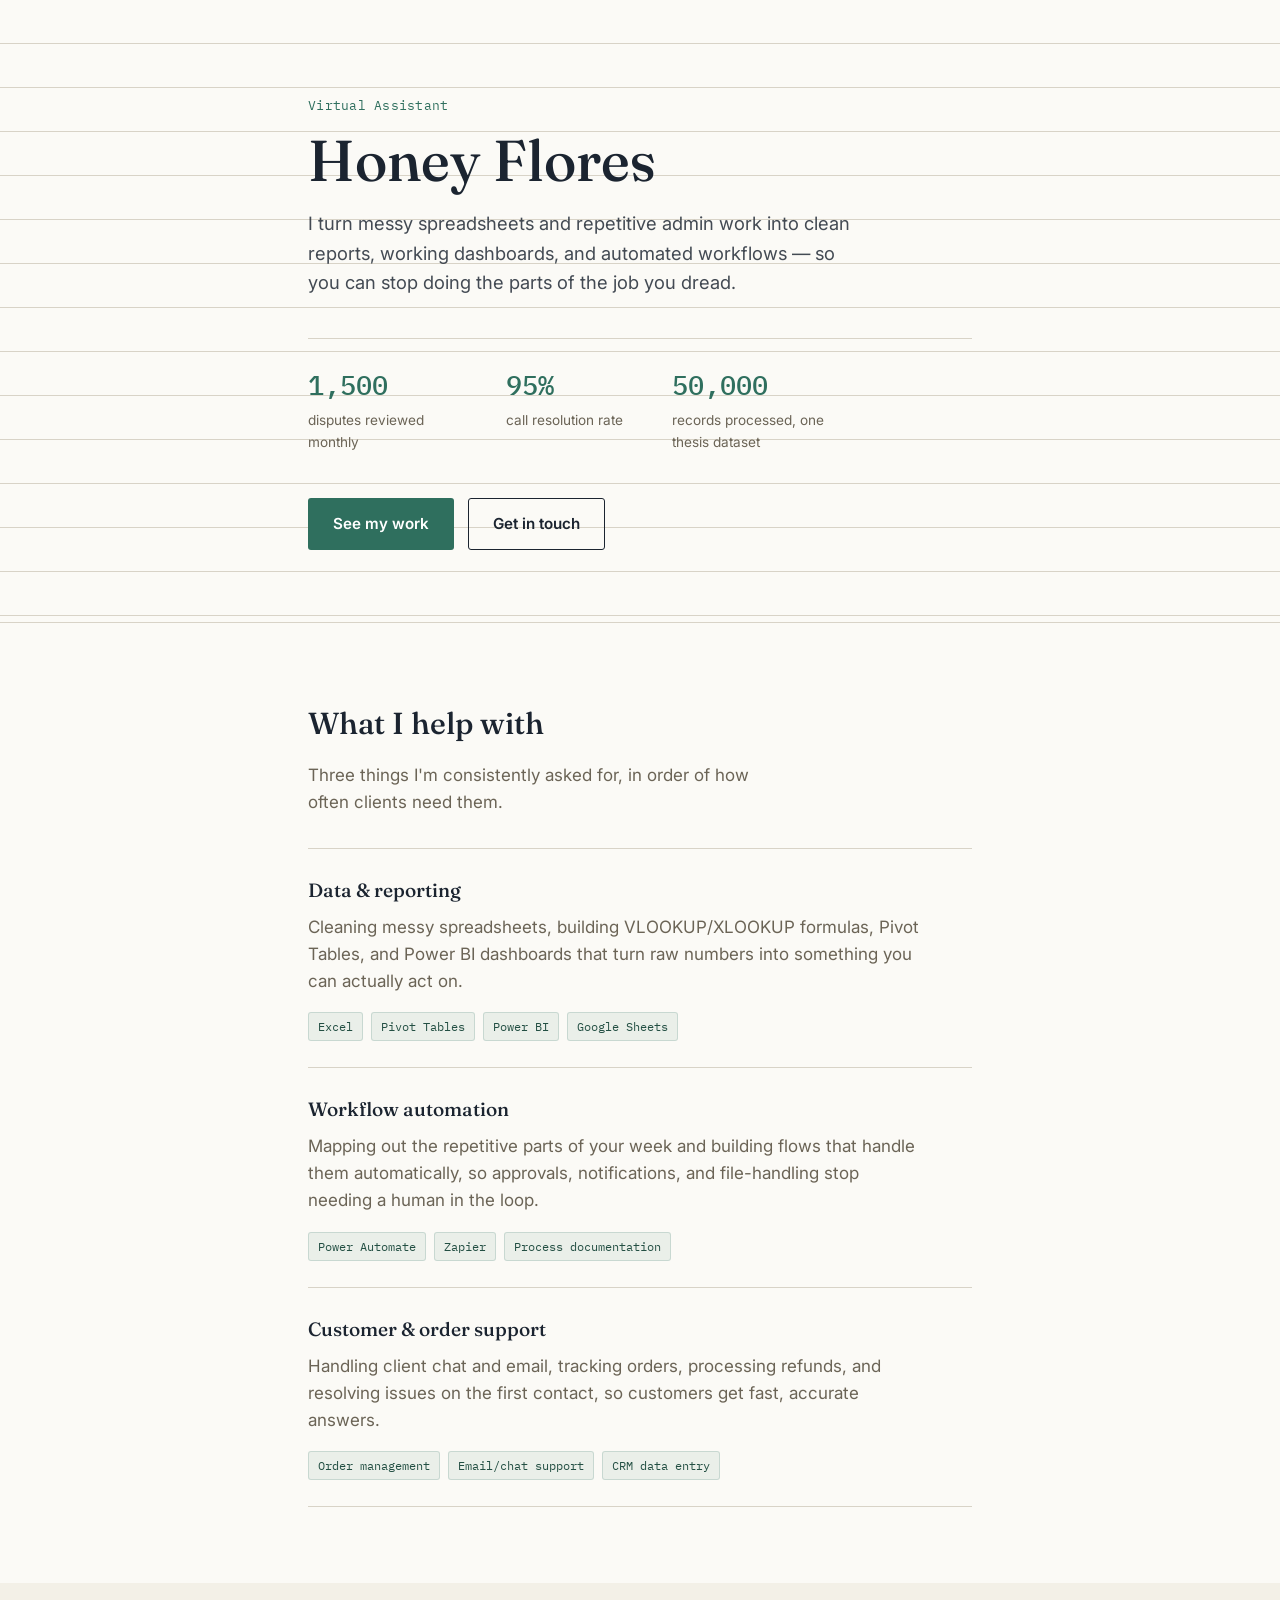
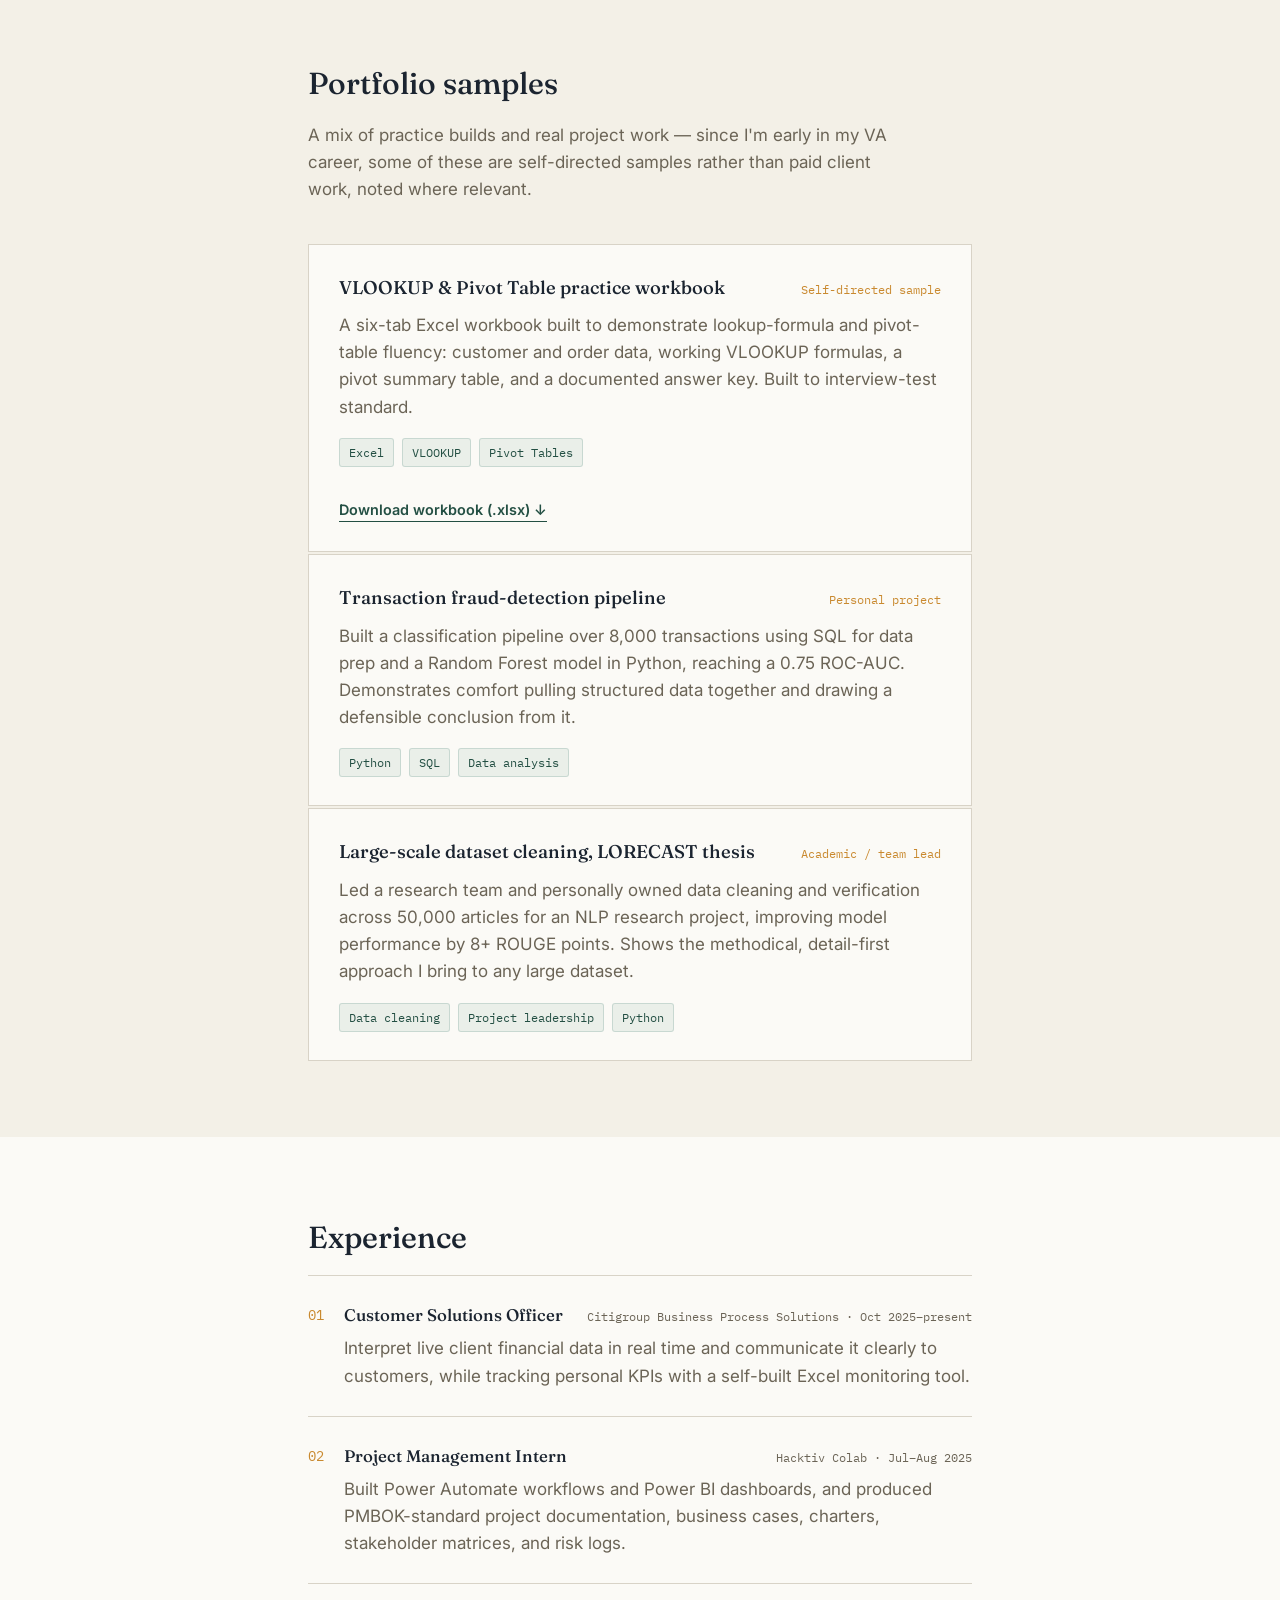
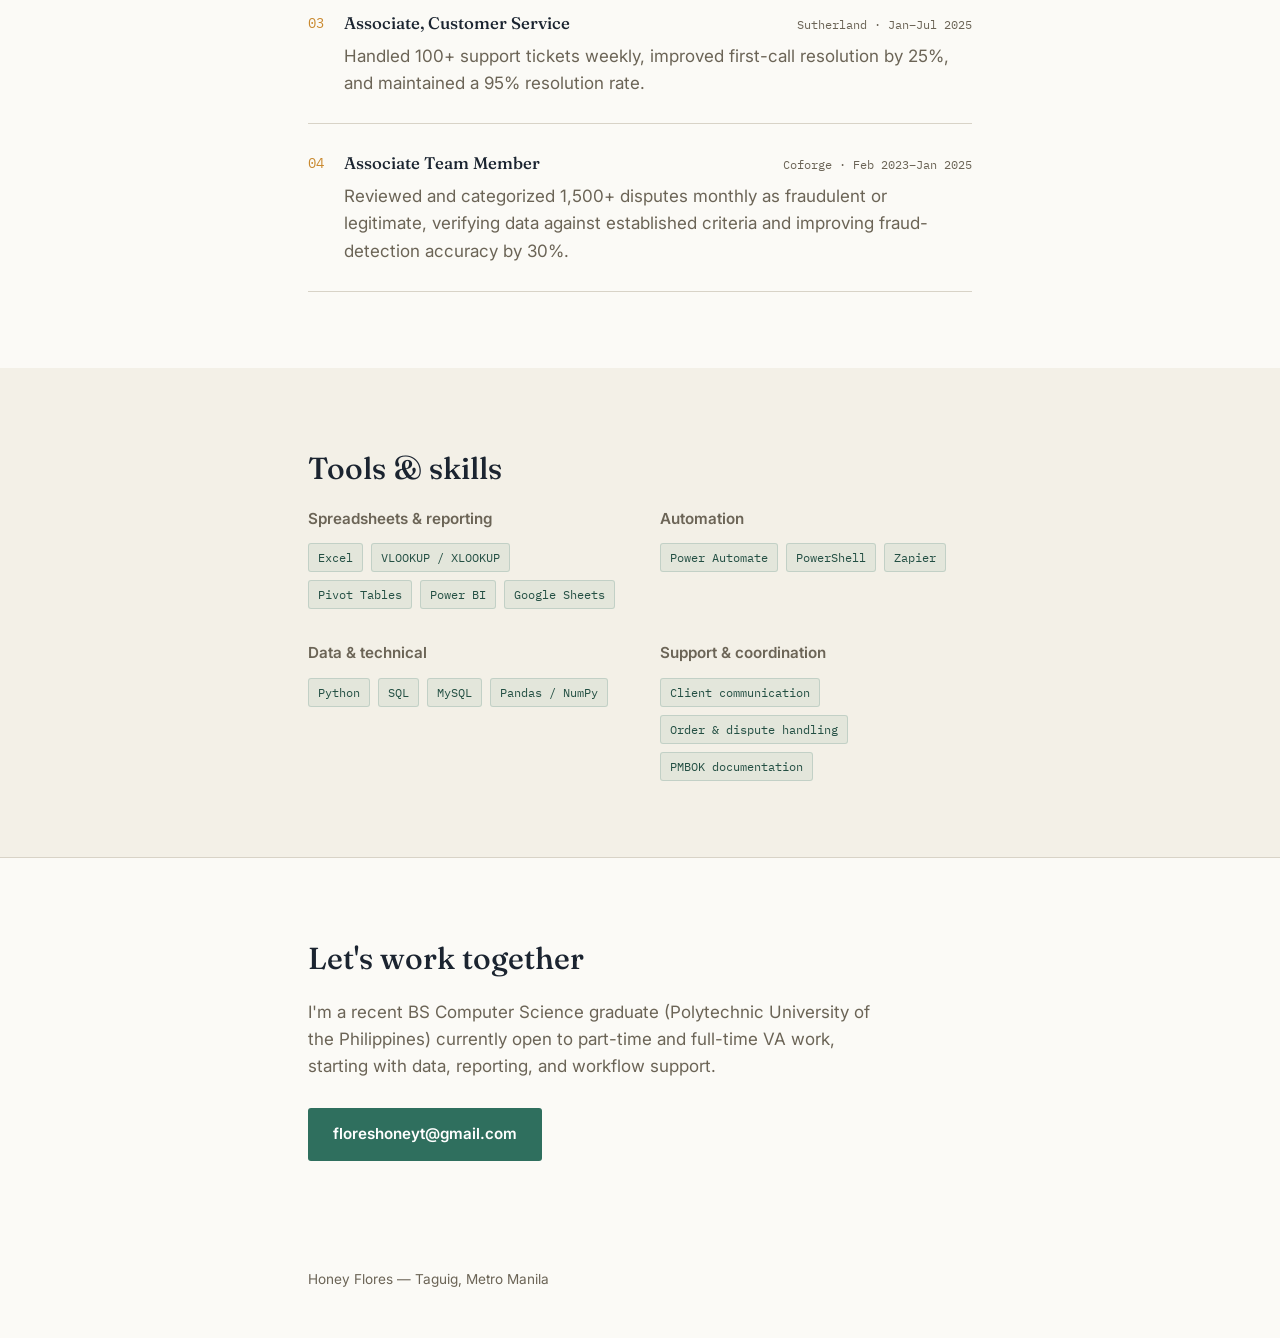
<file: Flores-Honey-PORTFOLIO/Flores-Honey-PORTFOLIO-main/index.html>
<!DOCTYPE html>
<html lang="en">
<head>
<meta charset="UTF-8">
<meta name="viewport" content="width=device-width, initial-scale=1.0">
<title>Honey Flores — Data, Reporting &amp; Workflow VA</title>
<meta name="description" content="Virtual assistant specializing in data cleanup, reporting, and workflow automation for small businesses.">
<link rel="icon" type="image/png" href="files/hf-logo-thin-separate-1024.png">
<link rel="preconnect" href="https://fonts.googleapis.com">
<link rel="preconnect" href="https://fonts.gstatic.com" crossorigin>
<link href="https://fonts.googleapis.com/css2?family=Fraunces:opsz,wght@9..144,400;9..144,500;9..144,600&family=Inter:wght@400;500;600&family=IBM+Plex+Mono:wght@500&display=swap" rel="stylesheet">
<link rel="stylesheet" href="styles.css">
</head>
<body>




<header class="hero">
  <div class="col">
    <p class="kicker">Virtual Assistant</p>
    <h1>Honey Flores</h1>
    <p class="hero-line">I turn messy spreadsheets and repetitive admin work into clean reports, working dashboards, and automated workflows — so you can stop doing the parts of the job you dread.</p>

    <dl class="stat-row" id="stat-row">
      <div class="stat">
        <dt data-count="1500">0</dt>
        <dd>disputes reviewed monthly</dd>
      </div>
      <div class="stat">
        <dt data-count="95" data-suffix="%">0%</dt>
        <dd>call resolution rate</dd>
      </div>
      <div class="stat">
        <dt data-count="50000">0</dt>
        <dd>records processed, one thesis dataset</dd>
      </div>
    </dl>

    <div class="hero-actions">
      <a href="#work" class="btn btn-primary">See my work</a>
      <a href="#contact" class="btn btn-ghost">Get in touch</a>
    </div>
  </div>
</header>

<main>

  <section class="section" id="services">
    <div class="col services-grid">
      <div class="services-intro">
        <h2>What I help with</h2>
        <p>Three things I'm consistently asked for, in order of how often clients need them.</p>
      </div>
      <ol class="ledger-list">
        <li class="ledger-row">
          <h3>Data &amp; reporting</h3>
          <p>Cleaning messy spreadsheets, building VLOOKUP/XLOOKUP formulas, Pivot Tables, and Power BI dashboards that turn raw numbers into something you can actually act on.</p>
          <p class="tags"><span>Excel</span><span>Pivot Tables</span><span>Power BI</span><span>Google Sheets</span></p>
        </li>
        <li class="ledger-row">
          <h3>Workflow automation</h3>
          <p>Mapping out the repetitive parts of your week and building flows that handle them automatically, so approvals, notifications, and file-handling stop needing a human in the loop.</p>
          <p class="tags"><span>Power Automate</span><span>Zapier</span><span>Process documentation</span></p>
        </li>
        <li class="ledger-row">
          <h3>Customer &amp; order support</h3>
          <p>Handling client chat and email, tracking orders, processing refunds, and resolving issues on the first contact, so customers get fast, accurate answers.</p>
          <p class="tags"><span>Order management</span><span>Email/chat support</span><span>CRM data entry</span></p>
        </li>
      </ol>
    </div>
  </section>

  <section class="section section-alt" id="work">
    <div class="col">
      <h2>Portfolio samples</h2>
      <p class="section-intro">A mix of practice builds and real project work — since I'm early in my VA career, some of these are self-directed samples rather than paid client work, noted where relevant.</p>

      <div class="samples">

        <article class="sample">
          <div class="sample-head">
            <h3>VLOOKUP &amp; Pivot Table practice workbook</h3>
            <span class="sample-tag">Self-directed sample</span>
          </div>
          <p>A six-tab Excel workbook built to demonstrate lookup-formula and pivot-table fluency: customer and order data, working VLOOKUP formulas, a pivot summary table, and a documented answer key. Built to interview-test standard.</p>
          <p class="tags"><span>Excel</span><span>VLOOKUP</span><span>Pivot Tables</span></p>
          <a class="sample-link" href="files/excel_practice_vlookup_pivot.xlsx" download>Download workbook (.xlsx) ↓</a>
        </article>

        <article class="sample">
          <div class="sample-head">
            <h3>Transaction fraud-detection pipeline</h3>
            <span class="sample-tag">Personal project</span>
          </div>
          <p>Built a classification pipeline over 8,000 transactions using SQL for data prep and a Random Forest model in Python, reaching a 0.75 ROC-AUC. Demonstrates comfort pulling structured data together and drawing a defensible conclusion from it.</p>
          <p class="tags"><span>Python</span><span>SQL</span><span>Data analysis</span></p>
        </article>

        <article class="sample">
          <div class="sample-head">
            <h3>Large-scale dataset cleaning, LORECAST thesis</h3>
            <span class="sample-tag">Academic / team lead</span>
          </div>
          <p>Led a research team and personally owned data cleaning and verification across 50,000 articles for an NLP research project, improving model performance by 8+ ROUGE points. Shows the methodical, detail-first approach I bring to any large dataset.</p>
          <p class="tags"><span>Data cleaning</span><span>Project leadership</span><span>Python</span></p>
        </article>

      </div>
    </div>
  </section>

  <section class="section" id="experience">
    <div class="col">
      <h2>Experience</h2>
      <ol class="exp-list">
        <li class="exp-row">
          <span class="exp-num">01</span>
          <div>
            <div class="exp-top">
              <h3>Customer Solutions Officer</h3>
              <span class="exp-date">Citigroup Business Process Solutions · Oct 2025–present</span>
            </div>
            <p>Interpret live client financial data in real time and communicate it clearly to customers, while tracking personal KPIs with a self-built Excel monitoring tool.</p>
          </div>
        </li>
        <li class="exp-row">
          <span class="exp-num">02</span>
          <div>
            <div class="exp-top">
              <h3>Project Management Intern</h3>
              <span class="exp-date">Hacktiv Colab · Jul–Aug 2025</span>
            </div>
            <p>Built Power Automate workflows and Power BI dashboards, and produced PMBOK-standard project documentation, business cases, charters, stakeholder matrices, and risk logs.</p>
          </div>
        </li>
        <li class="exp-row">
          <span class="exp-num">03</span>
          <div>
            <div class="exp-top">
              <h3>Associate, Customer Service</h3>
              <span class="exp-date">Sutherland · Jan–Jul 2025</span>
            </div>
            <p>Handled 100+ support tickets weekly, improved first-call resolution by 25%, and maintained a 95% resolution rate.</p>
          </div>
        </li>
        <li class="exp-row">
          <span class="exp-num">04</span>
          <div>
            <div class="exp-top">
              <h3>Associate Team Member</h3>
              <span class="exp-date">Coforge · Feb 2023–Jan 2025</span>
            </div>
            <p>Reviewed and categorized 1,500+ disputes monthly as fraudulent or legitimate, verifying data against established criteria and improving fraud-detection accuracy by 30%.</p>
          </div>
        </li>
      </ol>
    </div>
  </section>

  <section class="section section-alt" id="skills">
    <div class="col">
      <h2>Tools &amp; skills</h2>
      <div class="skill-groups">
        <div class="skill-group">
          <h4>Spreadsheets &amp; reporting</h4>
          <p class="tags"><span>Excel</span><span>VLOOKUP / XLOOKUP</span><span>Pivot Tables</span><span>Power BI</span><span>Google Sheets</span></p>
        </div>
        <div class="skill-group">
          <h4>Automation</h4>
          <p class="tags"><span>Power Automate</span><span>PowerShell</span><span>Zapier</span></p>
        </div>
        <div class="skill-group">
          <h4>Data &amp; technical</h4>
          <p class="tags"><span>Python</span><span>SQL</span><span>MySQL</span><span>Pandas / NumPy</span></p>
        </div>
        <div class="skill-group">
          <h4>Support &amp; coordination</h4>
          <p class="tags"><span>Client communication</span><span>Order &amp; dispute handling</span><span>PMBOK documentation</span></p>
        </div>
      </div>
    </div>
  </section>

  <section class="section contact" id="contact">
    <div class="col">
      <h2>Let's work together</h2>
      <p>I'm a recent BS Computer Science graduate (Polytechnic University of the Philippines) currently open to part-time and full-time VA work, starting with data, reporting, and workflow support.</p>
      <a class="btn btn-primary" href="mailto:floreshoneyt@gmail.com">floreshoneyt@gmail.com</a>
    </div>
  </section>

</main>

<footer class="footer">
  <div class="col">
    <p>Honey Flores — Taguig, Metro Manila</p>
  </div>
</footer>

<script src="script.js"></script>
</body>
</html>
</file>
<file: Flores-Honey-PORTFOLIO/Flores-Honey-PORTFOLIO-main/styles.css>
:root {
  --ink: #1B2430;
  --paper: #FBFAF6;
  --paper-alt: #F3F0E7;
  --ledger: #2F6F5E;
  --ledger-dark: #234F43;
  --amber: #C9892F;
  --line: #D8D3C7;
  --muted: #6B6456;
  --font-display: "Fraunces", Georgia, serif;
  --font-body: "Inter", -apple-system, BlinkMacSystemFont, sans-serif;
  --font-mono: "IBM Plex Mono", ui-monospace, monospace;
  --max: 720px;
}

* { box-sizing: border-box; }

html { scroll-behavior: smooth; }

body {
  margin: 0;
  background: var(--paper);
  color: var(--ink);
  font-family: var(--font-body);
  font-size: 17px;
  line-height: 1.6;
  -webkit-font-smoothing: antialiased;
}

@media (prefers-reduced-motion: reduce) {
  html { scroll-behavior: auto; }
  * { animation-duration: 0.01ms !important; transition-duration: 0.01ms !important; }
}

a { color: inherit; }

.col {
  max-width: var(--max);
  margin: 0 auto;
  padding: 0 28px;
}

h1, h2, h3, h4 {
  font-family: var(--font-display);
  font-weight: 500;
  margin: 0;
  color: var(--ink);
}

p { margin: 0 0 1em; color: var(--muted); }
p:last-child { margin-bottom: 0; }

/* ---- Hero ---- */

.hero {
  padding: 96px 0 72px;
  background:
    repeating-linear-gradient(
      to bottom,
      transparent,
      transparent 43px,
      var(--line) 43px,
      var(--line) 44px
    );
  background-size: 100% 44px;
  border-bottom: 1px solid var(--line);
}

.kicker {
  font-family: var(--font-mono);
  font-size: 13px;
  color: var(--ledger);
  letter-spacing: 0.02em;
  margin-bottom: 14px;
}

.hero h1 {
  font-size: clamp(2.6rem, 6vw, 3.6rem);
  line-height: 1.05;
  margin-bottom: 18px;
}

.hero-line {
  font-size: 1.15rem;
  max-width: 46ch;
  color: var(--ink);
  opacity: 0.82;
  margin-bottom: 40px;
}

.stat-row {
  display: flex;
  gap: 36px;
  flex-wrap: wrap;
  margin: 0 0 44px;
  padding-top: 24px;
  border-top: 1px solid var(--line);
}

.stat { min-width: 130px; }

.stat dt {
  font-family: var(--font-mono);
  font-size: 1.7rem;
  font-weight: 500;
  color: var(--ledger);
  margin: 0;
}

.stat dd {
  margin: 4px 0 0;
  font-size: 0.85rem;
  color: var(--muted);
  max-width: 18ch;
}

.hero-actions { display: flex; gap: 14px; flex-wrap: wrap; }

.btn {
  display: inline-block;
  font-family: var(--font-body);
  font-weight: 600;
  font-size: 0.95rem;
  padding: 13px 24px;
  border-radius: 3px;
  text-decoration: none;
  border: 1px solid transparent;
  transition: background-color 0.15s ease, border-color 0.15s ease, color 0.15s ease;
}

.btn-primary {
  background: var(--ledger);
  color: #fff;
}
.btn-primary:hover { background: var(--ledger-dark); }

.btn-ghost {
  background: transparent;
  color: var(--ink);
  border-color: var(--ink);
}
.btn-ghost:hover { background: var(--ink); color: var(--paper); }

.btn:focus-visible, a:focus-visible {
  outline: 2px solid var(--amber);
  outline-offset: 2px;
}

/* ---- Sections ---- */

.section { padding: 76px 0; }
.section-alt { background: var(--paper-alt); }

.section h2 {
  font-size: 1.9rem;
  margin-bottom: 14px;
}

.section-intro {
  max-width: 54ch;
  margin-bottom: 40px;
}

/* ---- Services ---- */

.services-grid {
  display: grid;
  grid-template-columns: 1fr;
  gap: 32px;
}

.services-intro p { max-width: 42ch; }

.ledger-list {
  list-style: none;
  margin: 0;
  padding: 0;
  border-top: 1px solid var(--line);
}

.ledger-row {
  padding: 26px 0;
  border-bottom: 1px solid var(--line);
}

.ledger-row h3 {
  font-size: 1.2rem;
  margin-bottom: 8px;
}

.ledger-row p { max-width: 56ch; }

.tags {
  display: flex;
  flex-wrap: wrap;
  gap: 8px;
  margin-top: 12px !important;
}

.tags span {
  font-family: var(--font-mono);
  font-size: 0.75rem;
  color: var(--ledger-dark);
  background: rgba(47, 111, 94, 0.08);
  border: 1px solid rgba(47, 111, 94, 0.18);
  padding: 4px 9px;
  border-radius: 3px;
}

/* ---- Samples ---- */

.samples {
  display: flex;
  flex-direction: column;
  gap: 2px;
}

.sample {
  background: var(--paper);
  border: 1px solid var(--line);
  padding: 28px 30px;
}

.sample-head {
  display: flex;
  justify-content: space-between;
  align-items: baseline;
  gap: 16px;
  flex-wrap: wrap;
  margin-bottom: 10px;
}

.sample-head h3 {
  font-size: 1.15rem;
}

.sample-tag {
  font-family: var(--font-mono);
  font-size: 0.72rem;
  color: var(--amber);
  white-space: nowrap;
}

.sample p { max-width: 62ch; }

.sample-link {
  display: inline-block;
  margin-top: 14px;
  font-weight: 600;
  font-size: 0.9rem;
  color: var(--ledger-dark);
  text-decoration: none;
  border-bottom: 1px solid currentColor;
}
.sample-link:hover { color: var(--ledger); }

/* ---- Experience ---- */

.exp-list {
  list-style: none;
  margin: 0;
  padding: 0;
  border-top: 1px solid var(--line);
}

.exp-row {
  display: flex;
  gap: 20px;
  padding: 26px 0;
  border-bottom: 1px solid var(--line);
}

.exp-num {
  font-family: var(--font-mono);
  font-size: 0.85rem;
  color: var(--amber);
  padding-top: 3px;
  flex-shrink: 0;
}

.exp-top {
  display: flex;
  justify-content: space-between;
  align-items: baseline;
  flex-wrap: wrap;
  gap: 4px 16px;
  margin-bottom: 6px;
}

.exp-top h3 { font-size: 1.05rem; }

.exp-date {
  font-family: var(--font-mono);
  font-size: 0.78rem;
  color: var(--muted);
  white-space: nowrap;
}

.exp-row p { max-width: 58ch; }

/* ---- Skills ---- */

.skill-groups {
  display: grid;
  grid-template-columns: repeat(2, 1fr);
  gap: 32px 40px;
}

.skill-group h4 {
  font-size: 0.95rem;
  color: var(--muted);
  font-weight: 600;
  font-family: var(--font-body);
  margin-bottom: 12px;
}

/* ---- Contact ---- */

.contact {
  text-align: left;
  border-top: 1px solid var(--line);
}

.contact h2 { margin-bottom: 16px; }
.contact p { max-width: 52ch; margin-bottom: 28px; }

/* ---- Footer ---- */

.footer {
  padding: 32px 0 48px;
  font-size: 0.85rem;
  color: var(--muted);
}

/* ---- Responsive ---- */

@media (max-width: 640px) {
  .hero { padding: 64px 0 48px; }
  .section { padding: 56px 0; }
  .stat-row { gap: 24px; }
  .skill-groups { grid-template-columns: 1fr; }
  .exp-top { flex-direction: column; }
}
</file>
